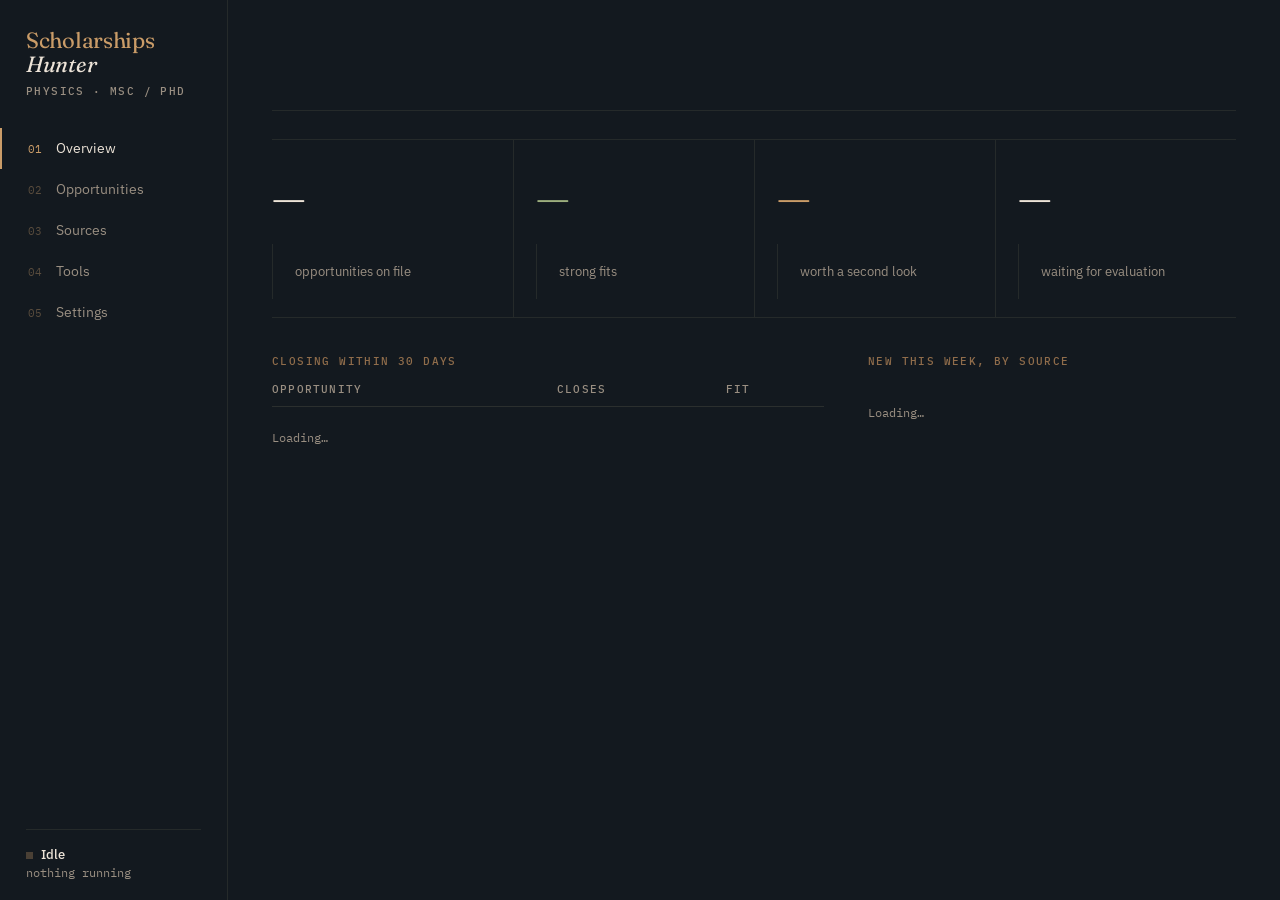
<file: src/desktop/ui/index.html>
<!doctype html>
<html lang="en">
<head>
<meta charset="utf-8">
<meta name="viewport" content="width=device-width, initial-scale=1">
<title>Scholarships Hunter</title>
<link rel="preconnect" href="https://fonts.googleapis.com">
<link href="https://fonts.googleapis.com/css2?family=Fraunces:opsz,wght@9..144,400;9..144,600&family=IBM+Plex+Sans:wght@400;500;600&family=IBM+Plex+Mono:wght@400;500&display=swap" rel="stylesheet">
<link rel="stylesheet" href="styles.css">
</head>
<body>
<nav>
  <div class="brand"><div class="mark">Scholarships<br><em>Hunter</em></div><small>Physics · MSc / PhD</small></div>
  <button class="active" data-v="dash"><span>01</span>Overview</button>
  <button data-v="opps"><span>02</span>Opportunities</button>
  <button data-v="runs"><span>03</span>Sources</button>
  <button data-v="tools"><span>04</span>Tools</button>
  <button data-v="settings"><span>05</span>Settings</button>
  <div class="spacer"></div>
  <div class="status"><b><span class="pulse idle" id="pulse"></span><span id="st-name">Idle</span></b><span id="st-meta">nothing running</span></div>
</nav>

<main>
<!-- OVERVIEW -->
<section class="view active" id="dash">
  <header class="page">
    <div><div class="kicker" id="dash-kicker">&nbsp;</div><h1 id="dash-title">&nbsp;</h1></div>
    <div class="meta" id="dash-meta"></div>
  </header>
  <p class="errline" id="err-dash" hidden></p>
  <div class="figures">
    <div><div class="n" id="fig-total">—</div><div class="l">opportunities on file</div></div>
    <div><div class="n fit" id="fig-fit">—</div><div class="l">strong fits</div></div>
    <div><div class="n maybe" id="fig-maybe">—</div><div class="l">worth a second look</div></div>
    <div><div class="n" id="fig-backlog">—</div><div class="l">waiting for evaluation</div></div>
  </div>
  <div class="cols">
    <div>
      <h2>Closing within 30 days</h2>
      <table><thead><tr><th>Opportunity</th><th>Closes</th><th>Fit</th></tr></thead>
        <tbody id="closing-body"><tr><td colspan="3" class="empty">Loading…</td></tr></tbody>
      </table>
    </div>
    <div>
      <h2>New this week, by source</h2>
      <table class="yield"><tbody id="yield-body"><tr><td class="empty">Loading…</td></tr></tbody></table>
    </div>
  </div>
</section>

<!-- OPPORTUNITIES -->
<section class="view" id="opps">
  <header class="page">
    <div><div class="kicker">scholarships_tracker.xlsx · read only</div><h1>Opportunities</h1></div>
    <div class="meta" id="opps-meta"></div>
  </header>
  <p class="errline" id="err-opps" hidden></p>
  <div class="filters">
    <input id="f-q" placeholder="Search title, institution, field" aria-label="Search">
    <select id="f-tier" aria-label="Fit">
      <option value="">Every fit</option>
      <option value="fit">Strong fit</option>
      <option value="maybe">Second look</option>
      <option value="no">Not a fit</option>
    </select>
    <select id="f-funding" aria-label="Funding">
      <option value="">Any funding</option>
      <option value="full">Fully funded</option>
      <option value="partial">Partial</option>
    </select>
    <select id="f-level" aria-label="Level">
      <option value="">Any level</option>
      <option value="masters">MSc</option>
      <option value="phd">PhD</option>
      <option value="internship">Fellowship / internship</option>
      <option value="school">School / diploma</option>
    </select>
    <select id="f-sort" aria-label="Sort">
      <option value="deadline">Closing soonest</option>
      <option value="score">Highest fit</option>
      <option value="newest">Newest</option>
    </select>
  </div>
  <div class="split">
    <table class="list">
      <thead><tr><th>Fit</th><th>Opportunity</th><th>Where</th><th>Closes</th></tr></thead>
      <tbody id="opps-body"><tr><td colspan="4" class="empty">Loading…</td></tr></tbody>
    </table>
    <aside class="detail" id="detail">
      <p class="empty" id="detail-empty">Select an opportunity to see its details.</p>
      <div id="detail-body" hidden>
        <span class="score" id="d-score"></span>
        <h3 id="d-title"></h3>
        <div class="dim" id="d-inst"></div>
        <dl>
          <dt>Level</dt><dd id="d-level"></dd>
          <dt>Funding</dt><dd id="d-funding"></dd>
          <dt>Closes</dt><dd id="d-closes"></dd>
          <dt>Fields</dt><dd id="d-fields"></dd>
          <dt>Source</dt><dd id="d-source"></dd>
        </dl>
        <h2>Why it fits</h2>
        <p class="quote" id="d-why"></p>
        <h2>To prepare</h2>
        <ol id="d-prep"></ol>
        <div class="actions">
          <button class="btn" id="d-open">Open application</button>
          <button class="btn line" id="d-reeval">Re-evaluate</button>
        </div>
      </div>
    </aside>
  </div>
</section>

<!-- SOURCES -->
<section class="view" id="runs">
  <header class="page">
    <div><div class="kicker" id="runs-kicker">&nbsp;</div><h1>Sources</h1></div>
    <div class="topactions">
      <button class="btn line" id="btn-deep">Deep evaluator</button>
      <button class="btn line" id="btn-backlog">Process backlog</button>
      <button class="btn" id="btn-all">Run everything</button>
    </div>
  </header>
  <p class="errline" id="err-runs" hidden></p>
  <table class="ledger">
    <thead><tr><th>Source</th><th>Method</th><th>Last run</th><th>New</th><th>State</th><th></th></tr></thead>
    <tbody id="ledger-body"><tr><td colspan="6" class="empty">Loading…</td></tr></tbody>
  </table>
  <div class="log" id="log"><div class="empty" id="log-empty">No output yet. Run a source to see its log here.</div></div>
</section>

<!-- TOOLS -->
<section class="view" id="tools">
  <header class="page"><div><div class="kicker">Utilities</div><h1>Tools</h1></div></header>
  <p class="errline" id="err-tools" hidden></p>
  <div class="tools">
    <div class="tool">
      <h3>Evaluate a link</h3>
      <p>Paste any scholarship page and get a fit score in a few seconds.</p>
      <div class="row"><input id="tool-url" placeholder="https://" aria-label="Scholarship link"><button class="btn" id="tool-eval">Evaluate</button></div>
    </div>
    <div class="tool">
      <h3>Sign-in browser</h3>
      <p>Opens the shared browser profile so you can log in to WhatsApp and the portals.</p>
      <button class="btn line" id="tool-login">Open browser</button>
    </div>
    <div class="tool">
      <h3>Tidy the tracker</h3>
      <p>Removes duplicate rows and repairs formatting in the Excel file.</p>
      <button class="btn line" id="tool-clean">Run cleaner</button>
    </div>
    <div class="tool">
      <h3>Open in Excel</h3>
      <p>scholarships_tracker.xlsx, as it is right now.</p>
      <button class="btn line" id="tool-open">Open file</button>
    </div>
  </div>
</section>

<!-- SETTINGS -->
<section class="view" id="settings">
  <header class="page"><div><div class="kicker">Read from .env · keys never shown</div><h1>Settings</h1></div></header>
  <p class="errline" id="err-settings" hidden></p>
  <div class="narrow">
    <div class="section">
      <h2>Model keys</h2>
      <table>
        <thead><tr><th>Key</th><th>Provider</th><th>State</th></tr></thead>
        <tbody id="keys-body"><tr><td colspan="3" class="empty">Loading…</td></tr></tbody>
      </table>
      <div class="filters">
        <button class="btn line" id="btn-check-keys">Check keys</button>
        <span class="empty" id="keys-checked">Not checked yet. Checking sends one list-models request per key.</span>
      </div>
    </div>
    <div class="section">
      <h2>Daily sweep</h2>
      <div class="filters">
        <select id="daily-state" aria-label="Daily sweep"><option value="on">On</option><option value="off">Off</option></select>
        <input id="daily-time" type="time" value="07:00" aria-label="Daily sweep time">
        <button class="btn line" id="btn-daily-save">Save schedule</button>
        <button class="btn line" id="btn-daily">Run now</button>
      </div>
      <p class="empty" id="daily-note"></p>
    </div>
  </div>
</section>
</main>

<script src="http-bridge.js"></script>
<script src="app.js"></script>
</body>
</html>
</file>
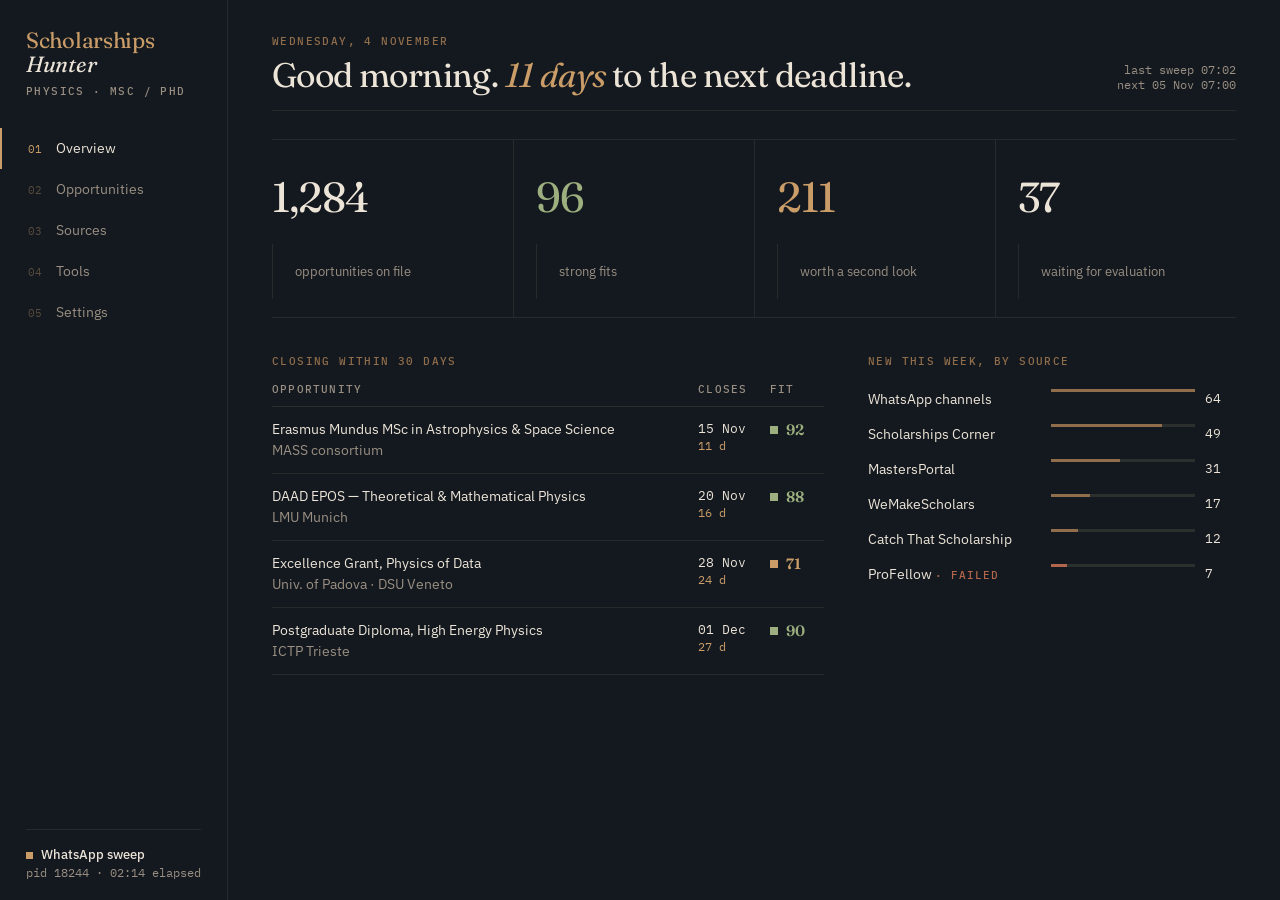
<file: docs/design/desktop-mockup.html>
<!doctype html>
<html lang="en">
<head>
<meta charset="utf-8">
<meta name="viewport" content="width=device-width, initial-scale=1">
<title>Scholarships Hunter</title>
<link rel="preconnect" href="https://fonts.googleapis.com">
<link href="https://fonts.googleapis.com/css2?family=Fraunces:opsz,wght@9..144,400;9..144,600&family=IBM+Plex+Sans:wght@400;500;600&family=IBM+Plex+Mono:wght@400;500&display=swap" rel="stylesheet">
<style>
:root{
  /* palette */
  --styx:#13191F;      /* page */
  --carbon:#2B2F2E;    /* surfaces, rules */
  --tea:#594C3D;       /* quiet accents, borders on hover */
  --wood:#906D4B;      /* secondary text accent */
  --amber:#CA9C68;     /* primary accent */
  --ink:#EDE4D8;       /* body text, warm off-white */
  --dim:#9A8F82;       /* muted text */
  --rule:#252A2A;
  /* match tiers, pulled into the same earth range */
  --fit:#9DAF7E;  --maybe:#CA9C68;  --no:#B4664C;
  --serif:"Fraunces",Georgia,serif;
  --sans:"IBM Plex Sans","Segoe UI",sans-serif;
  --mono:"IBM Plex Mono",Consolas,monospace;
}
*{box-sizing:border-box}
body{margin:0;background:var(--styx);color:var(--ink);font:14px/1.5 var(--sans);height:100vh;display:flex;overflow:hidden}
::selection{background:var(--tea)}

/* sidebar */
nav{width:228px;flex:none;border-right:1px solid var(--rule);display:flex;flex-direction:column;padding:28px 0 20px}
.brand{padding:0 26px 30px}
.brand .mark{font-family:var(--serif);font-size:22px;line-height:1.1;color:var(--amber);letter-spacing:-.3px}
.brand .mark em{font-style:italic;color:var(--ink);font-weight:400}
.brand small{display:block;margin-top:8px;font:500 10.5px var(--mono);letter-spacing:1.4px;text-transform:uppercase;color:var(--dim)}
nav button{all:unset;cursor:pointer;display:flex;gap:14px;align-items:baseline;padding:10px 26px;color:var(--dim);border-left:2px solid transparent;transition:color .15s}
nav button span{font:11px var(--mono);color:var(--tea)}
nav button:hover{color:var(--ink)}
nav button.active{color:var(--ink);border-left-color:var(--amber)}
nav button.active span{color:var(--amber)}
nav .spacer{flex:1}
.status{margin:0 26px;padding-top:16px;border-top:1px solid var(--rule);font:12px var(--mono);color:var(--dim)}
.status b{display:block;color:var(--ink);font:500 13px var(--sans);margin-bottom:2px}
.pulse{display:inline-block;width:7px;height:7px;background:var(--amber);margin-right:8px;animation:p 1.6s infinite}
@keyframes p{50%{opacity:.25}}

/* page */
main{flex:1;overflow:auto;padding:34px 44px 48px}
.view{display:none}.view.active{display:block}
header.page{display:flex;justify-content:space-between;align-items:flex-end;border-bottom:1px solid var(--rule);padding-bottom:18px;margin-bottom:28px}
h1{font:400 34px/1 var(--serif);margin:0;letter-spacing:-.6px}
h1 i{color:var(--amber)}
.kicker{font:500 10.5px var(--mono);letter-spacing:1.4px;text-transform:uppercase;color:var(--wood);margin-bottom:10px}
.meta{font:12px var(--mono);color:var(--dim);text-align:right}
h2{font:500 10.5px var(--mono);letter-spacing:1.4px;text-transform:uppercase;color:var(--wood);margin:0 0 14px}

/* figures strip */
.figures{display:grid;grid-template-columns:repeat(4,1fr);border-top:1px solid var(--rule);border-bottom:1px solid var(--rule);margin-bottom:36px}
.figures div{padding:18px 22px;border-left:1px solid var(--rule)}
.figures div:first-child{border-left:0;padding-left:0}
.figures .n{font:400 42px/1 var(--serif);letter-spacing:-1px;font-variant-numeric:lining-nums tabular-nums}
.figures .l{font-size:12.5px;color:var(--dim);margin-top:8px}

.cols{display:grid;grid-template-columns:1.5fr 1fr;gap:44px}

/* tables */
table{width:100%;border-collapse:collapse}
th{text-align:left;font:500 10.5px var(--mono);letter-spacing:1.2px;text-transform:uppercase;color:var(--dim);padding:0 10px 10px 0;border-bottom:1px solid var(--carbon)}
td{padding:12px 10px 12px 0;border-bottom:1px solid var(--rule);vertical-align:top}
.dim{color:var(--dim)}
.mono{font-family:var(--mono);font-size:12.5px}
.score{font:600 15px var(--serif);display:inline-flex;align-items:center;gap:8px;font-variant-numeric:tabular-nums}
.score::before{content:"";width:8px;height:8px}
.fit::before{background:var(--fit)} .maybe::before{background:var(--maybe)} .no::before{background:var(--no)}
.fit{color:var(--fit)} .maybe{color:var(--maybe)} .no{color:var(--no)}
.list tbody tr{cursor:pointer}
.list tbody tr:hover td{background:#191F24}
.list tr.sel td{background:#1B2024}
.list tr.sel td:first-child{box-shadow:inset 2px 0 0 var(--amber)}
.list td:first-child,.list th:first-child{padding-left:12px}
.days{font:12px var(--mono);color:var(--amber)}

/* yield bars */
.yield td{border:0;padding:7px 10px 7px 0}
.bar{height:3px;background:var(--carbon)}
.bar i{display:block;height:100%;background:var(--wood)}
.bar i.bad{background:var(--no)}

/* controls */
.btn{all:unset;cursor:pointer;font:500 13px var(--sans);padding:8px 16px;background:var(--amber);color:var(--styx);transition:background .15s}
.btn:hover{background:#D9AE7E}
.btn.line{background:none;color:var(--ink);box-shadow:inset 0 0 0 1px var(--tea)}
.btn.line:hover{box-shadow:inset 0 0 0 1px var(--amber);color:var(--amber)}
.btn.sm{padding:5px 12px;font-size:12px}
input,select{background:transparent;border:0;border-bottom:1px solid var(--tea);color:var(--ink);font:inherit;padding:7px 2px;border-radius:0;outline:none}
input:focus,select:focus{border-bottom-color:var(--amber)}
select option{background:var(--styx)}
input::placeholder{color:var(--dim)}
.filters{display:flex;gap:22px;align-items:end;margin-bottom:22px}
.filters input{flex:1}

/* opportunities split */
.split{display:grid;grid-template-columns:1fr 380px;gap:36px}
.detail{border-left:1px solid var(--rule);padding-left:32px}
.detail h3{font:400 24px/1.2 var(--serif);margin:10px 0 6px;letter-spacing:-.3px}
.detail dl{display:grid;grid-template-columns:96px 1fr;gap:9px 12px;margin:22px 0 26px;font-size:13px}
.detail dt{font:11px var(--mono);letter-spacing:.8px;text-transform:uppercase;color:var(--dim);padding-top:2px}
.detail p{margin:0 0 22px;color:#D6CCBF;line-height:1.65}
.detail p.quote{font:italic 400 15px/1.55 var(--serif);color:var(--ink);border-left:2px solid var(--tea);padding-left:14px}
.detail ol{margin:0 0 26px;padding-left:18px;color:#D6CCBF}
.detail ol li{padding:3px 0}
.actions{display:flex;gap:10px}

/* sources ledger */
.ledger td{padding:16px 14px 16px 0;vertical-align:middle}
.ledger .name{font:500 15px var(--sans)}
.ledger .how{font:12px var(--mono);color:var(--dim)}
.state{font:500 11px var(--mono);letter-spacing:1px;text-transform:uppercase}
.state.ok{color:var(--fit)} .state.run{color:var(--amber)} .state.err{color:var(--no)}
.ledger input{width:48px;text-align:center}
.topactions{display:flex;gap:10px}
.log{margin-top:30px;background:#0E1317;border-top:1px solid var(--carbon);padding:16px 18px;font:12px/1.75 var(--mono);color:#B3A898;height:210px;overflow:auto}
.log .t{color:var(--tea)} .log .ok{color:var(--fit)} .log .warn{color:var(--amber)}

/* tools / settings */
.tools{display:grid;grid-template-columns:1fr 1fr;border-top:1px solid var(--rule)}
.tool{padding:26px 28px 28px 0;border-bottom:1px solid var(--rule)}
.tool:nth-child(even){padding-left:28px;border-left:1px solid var(--rule)}
.tool h3{font:400 21px var(--serif);margin:0 0 6px}
.tool p{color:var(--dim);margin:0 0 18px;font-size:13px}
.tool .row{display:flex;gap:14px;align-items:end}
.tool .row input{flex:1}
.narrow{max-width:680px}
.section{margin-bottom:40px}
</style>
</head>
<body>
<nav>
  <div class="brand"><div class="mark">Scholarships<br><em>Hunter</em></div><small>Physics · MSc / PhD</small></div>
  <button class="active" data-v="dash"><span>01</span>Overview</button>
  <button data-v="opps"><span>02</span>Opportunities</button>
  <button data-v="runs"><span>03</span>Sources</button>
  <button data-v="tools"><span>04</span>Tools</button>
  <button data-v="settings"><span>05</span>Settings</button>
  <div class="spacer"></div>
  <div class="status"><b><span class="pulse"></span>WhatsApp sweep</b>pid 18244 · 02:14 elapsed</div>
</nav>

<main>
<!-- OVERVIEW -->
<section class="view active" id="dash">
  <header class="page">
    <div><div class="kicker">Wednesday, 4 November</div><h1>Good morning. <i>11 days</i> to the next deadline.</h1></div>
    <div class="meta">last sweep 07:02<br>next 05 Nov 07:00</div>
  </header>
  <div class="figures">
    <div><div class="n">1,284</div><div class="l">opportunities on file</div></div>
    <div><div class="n fit">96</div><div class="l">strong fits</div></div>
    <div><div class="n maybe">211</div><div class="l">worth a second look</div></div>
    <div><div class="n">37</div><div class="l">waiting for evaluation</div></div>
  </div>
  <div class="cols">
    <div>
      <h2>Closing within 30 days</h2>
      <table><thead><tr><th>Opportunity</th><th>Closes</th><th>Fit</th></tr></thead><tbody>
        <tr><td>Erasmus Mundus MSc in Astrophysics &amp; Space Science<div class="dim">MASS consortium</div></td><td class="mono">15 Nov<div class="days">11 d</div></td><td><span class="score fit">92</span></td></tr>
        <tr><td>DAAD EPOS — Theoretical &amp; Mathematical Physics<div class="dim">LMU Munich</div></td><td class="mono">20 Nov<div class="days">16 d</div></td><td><span class="score fit">88</span></td></tr>
        <tr><td>Excellence Grant, Physics of Data<div class="dim">Univ. of Padova · DSU Veneto</div></td><td class="mono">28 Nov<div class="days">24 d</div></td><td><span class="score maybe">71</span></td></tr>
        <tr><td>Postgraduate Diploma, High Energy Physics<div class="dim">ICTP Trieste</div></td><td class="mono">01 Dec<div class="days">27 d</div></td><td><span class="score fit">90</span></td></tr>
      </tbody></table>
    </div>
    <div>
      <h2>New this week, by source</h2>
      <table class="yield"><tbody>
        <tr><td>WhatsApp channels</td><td style="width:42%"><div class="bar"><i style="width:100%"></i></div></td><td class="mono">64</td></tr>
        <tr><td>Scholarships Corner</td><td><div class="bar"><i style="width:77%"></i></div></td><td class="mono">49</td></tr>
        <tr><td>MastersPortal</td><td><div class="bar"><i style="width:48%"></i></div></td><td class="mono">31</td></tr>
        <tr><td>WeMakeScholars</td><td><div class="bar"><i style="width:27%"></i></div></td><td class="mono">17</td></tr>
        <tr><td>Catch That Scholarship</td><td><div class="bar"><i style="width:19%"></i></div></td><td class="mono">12</td></tr>
        <tr><td>ProFellow <span class="state err">· failed</span></td><td><div class="bar"><i class="bad" style="width:11%"></i></div></td><td class="mono">7</td></tr>
      </tbody></table>
    </div>
  </div>
</section>

<!-- OPPORTUNITIES -->
<section class="view" id="opps">
  <header class="page">
    <div><div class="kicker">scholarships_tracker.xlsx · read only</div><h1>Opportunities</h1></div>
    <div class="meta">1,284 rows<br>showing 6</div>
  </header>
  <div class="filters">
    <input placeholder="Search title, institution, field">
    <select><option>Every fit</option><option>Strong fit</option><option>Second look</option><option>Not a fit</option></select>
    <select><option>Any funding</option><option>Fully funded</option><option>Partial</option></select>
    <select><option>Any level</option><option>MSc</option><option>PhD</option><option>Fellowship</option></select>
    <select><option>Closing soonest</option><option>Highest fit</option><option>Newest</option></select>
  </div>
  <div class="split">
    <table class="list"><thead><tr><th>Fit</th><th>Opportunity</th><th>Where</th><th>Closes</th></tr></thead><tbody>
      <tr class="sel"><td><span class="score fit">92</span></td><td>Erasmus Mundus MSc in Astrophysics &amp; Space Science</td><td class="dim">EU consortium</td><td class="mono">15 Nov</td></tr>
      <tr><td><span class="score fit">90</span></td><td>Postgraduate Diploma, High Energy Physics</td><td class="dim">ICTP · Italy</td><td class="mono">01 Dec</td></tr>
      <tr><td><span class="score fit">88</span></td><td>DAAD EPOS — Theoretical &amp; Mathematical Physics</td><td class="dim">LMU · Germany</td><td class="mono">20 Nov</td></tr>
      <tr><td><span class="score maybe">71</span></td><td>Excellence Grant, Physics of Data</td><td class="dim">Padova · Italy</td><td class="mono">28 Nov</td></tr>
      <tr><td><span class="score maybe">64</span></td><td>Plasma Physics PhD Studentship</td><td class="dim">York · UK</td><td class="mono">10 Jan</td></tr>
      <tr><td><span class="score no">18</span></td><td>MBA Leadership Scholarship</td><td class="dim">IE · Spain</td><td class="mono">12 Dec</td></tr>
    </tbody></table>
    <aside class="detail">
      <span class="score fit">92 · strong fit</span>
      <h3>Erasmus Mundus MSc in Astrophysics &amp; Space Science</h3>
      <div class="dim">Belgrade · Rome · Nice · Tartu</div>
      <dl>
        <dt>Level</dt><dd>MSc, two years</dd>
        <dt>Funding</dt><dd>Full — €1,400 / month plus travel</dd>
        <dt>Closes</dt><dd>15 Nov 2026 <span class="days">· 11 days</span></dd>
        <dt>Fields</dt><dd>Astrophysics, cosmology</dd>
        <dt>Source</dt><dd>WhatsApp · Erasmus+ channel</dd>
      </dl>
      <h2>Why it fits</h2>
      <p class="quote">Open to non-EU applicants including Egypt. Requires a BSc in Physics and matches the astrophysics track closely. IELTS 6.5.</p>
      <h2>To prepare</h2>
      <ol><li>Two recommendation letters</li><li>Motivation letter, two pages at most</li><li>IELTS certificate</li></ol>
      <div class="actions"><button class="btn">Open application</button><button class="btn line">Re-evaluate</button></div>
    </aside>
  </div>
</section>

<!-- SOURCES -->
<section class="view" id="runs">
  <header class="page">
    <div><div class="kicker">8 sources · 1 running</div><h1>Sources</h1></div>
    <div class="topactions"><button class="btn line">Deep evaluator</button><button class="btn line">Process backlog · 37</button><button class="btn">Run everything</button></div>
  </header>
  <table class="ledger"><thead><tr><th>Source</th><th>Method</th><th>Last run</th><th>New</th><th>State</th><th></th></tr></thead><tbody>
    <tr><td class="name">WhatsApp channels</td><td class="how">6 channels · <input value="25"> msgs each</td><td class="mono">running</td><td class="mono">—</td><td class="state run">Running</td><td><button class="btn line sm">Stop</button></td></tr>
    <tr><td class="name">Catch That Scholarship</td><td class="how">JSON feed</td><td class="mono">07:04</td><td class="mono">12</td><td class="state ok">OK</td><td><button class="btn line sm">Run</button></td></tr>
    <tr><td class="name">GradSchoolShopper</td><td class="how">AIP directory</td><td class="mono">07:05</td><td class="mono">3</td><td class="state ok">OK</td><td><button class="btn line sm">Run</button></td></tr>
    <tr><td class="name">ProFellow</td><td class="how">browser · Cloudflare check blocked</td><td class="mono">07:09</td><td class="mono">0</td><td class="state err">Failed</td><td><button class="btn line sm">Retry</button></td></tr>
    <tr><td class="name">WeMakeScholars</td><td class="how">browser · paginated</td><td class="mono">07:12</td><td class="mono">17</td><td class="state ok">OK</td><td><button class="btn line sm">Run</button></td></tr>
    <tr><td class="name">Scholarships Corner</td><td class="how">WordPress API</td><td class="mono">07:13</td><td class="mono">49</td><td class="state ok">OK</td><td><button class="btn line sm">Run</button></td></tr>
    <tr><td class="name">MastersPortal</td><td class="how">browser · physics &amp; astronomy</td><td class="mono">07:20</td><td class="mono">31</td><td class="state ok">OK</td><td><button class="btn line sm">Run</button></td></tr>
    <tr><td class="name">Hussain Silat</td><td class="how">67 Italian universities · DSU</td><td class="mono">07:21</td><td class="mono">2</td><td class="state ok">OK</td><td><button class="btn line sm">Run</button></td></tr>
  </tbody></table>
  <div class="log">
    <span class="t">07:31:02</span>  whatsapp  opening persistent session<br>
    <span class="t">07:31:09</span>  whatsapp  <span class="ok">Erasmus+ — 25 messages read</span><br>
    <span class="t">07:31:15</span>  dedup     19 already seen, 6 queued<br>
    <span class="t">07:31:16</span>  groq#2    evaluating "Erasmus Mundus MSc in Astrophysics…"<br>
    <span class="t">07:31:18</span>  groq#2    <span class="warn">429 rate limited, switching to gemini#1</span><br>
    <span class="t">07:31:20</span>  tracker   <span class="ok">scored 92, row written</span>
  </div>
</section>

<!-- TOOLS -->
<section class="view" id="tools">
  <header class="page"><div><div class="kicker">Utilities</div><h1>Tools</h1></div></header>
  <div class="tools">
    <div class="tool"><h3>Evaluate a link</h3><p>Paste any scholarship page and get a fit score in a few seconds.</p><div class="row"><input placeholder="https://"><button class="btn">Evaluate</button></div></div>
    <div class="tool"><h3>Sign-in browser</h3><p>Opens the shared browser profile so you can log in to WhatsApp and the portals.</p><button class="btn line">Open browser</button></div>
    <div class="tool"><h3>Tidy the tracker</h3><p>Removes duplicate rows and repairs formatting in the Excel file.</p><button class="btn line">Run cleaner</button></div>
    <div class="tool"><h3>Open in Excel</h3><p>scholarships_tracker.xlsx, as it is right now.</p><button class="btn line">Open file</button></div>
  </div>
</section>

<!-- SETTINGS -->
<section class="view" id="settings">
  <header class="page"><div><div class="kicker">Read from .env · keys never shown</div><h1>Settings</h1></div></header>
  <div class="narrow">
    <div class="section"><h2>Model keys</h2>
      <table><thead><tr><th>Key</th><th>Provider</th><th>State</th></tr></thead><tbody>
        <tr><td class="mono">gsk_····a91f</td><td>Groq</td><td class="state ok">Healthy</td></tr>
        <tr><td class="mono">gsk_····77c2</td><td>Groq</td><td class="state run">Rate limited</td></tr>
        <tr><td class="mono">AIza····Q3k</td><td>Gemini</td><td class="state ok">Healthy</td></tr>
      </tbody></table></div>
    <div class="section"><h2>Daily sweep</h2>
      <div class="filters"><select><option>On, every day at 07:00</option><option>Off</option></select><button class="btn line">Run now</button></div></div>
  </div>
</section>
</main>
<script>
document.querySelectorAll('nav button').forEach(b=>b.onclick=()=>{
  document.querySelectorAll('nav button,.view').forEach(e=>e.classList.remove('active'));
  b.classList.add('active');document.getElementById(b.dataset.v).classList.add('active');
});
</script>
</body>
</html>
</file>
<file: src/desktop/ui/styles.css>
/* Scholarships Hunter desktop UI. Palette, type and layout are carried over
   unchanged from docs/design/desktop-mockup.html; the extra rules at the bottom
   only add the empty, loading and error states. */

:root{
  /* palette */
  --styx:#13191F;      /* page */
  --carbon:#2B2F2E;    /* surfaces, rules */
  --tea:#594C3D;       /* quiet accents, borders on hover */
  --wood:#906D4B;      /* secondary text accent */
  --amber:#CA9C68;     /* primary accent */
  --ink:#EDE4D8;       /* body text, warm off-white */
  --dim:#9A8F82;       /* muted text */
  --rule:#252A2A;
  /* match tiers, pulled into the same earth range */
  --fit:#9DAF7E;  --maybe:#CA9C68;  --no:#B4664C;
  --serif:"Fraunces",Georgia,serif;
  --sans:"IBM Plex Sans","Segoe UI",sans-serif;
  --mono:"IBM Plex Mono",Consolas,monospace;
}
*{box-sizing:border-box}
[hidden]{display:none!important}
body{margin:0;background:var(--styx);color:var(--ink);font:14px/1.5 var(--sans);height:100vh;display:flex;overflow:hidden}
::selection{background:var(--tea)}

/* sidebar */
nav{width:228px;flex:none;border-right:1px solid var(--rule);display:flex;flex-direction:column;padding:28px 0 20px}
.brand{padding:0 26px 30px}
.brand .mark{font-family:var(--serif);font-size:22px;line-height:1.1;color:var(--amber);letter-spacing:-.3px}
.brand .mark em{font-style:italic;color:var(--ink);font-weight:400}
.brand small{display:block;margin-top:8px;font:500 10.5px var(--mono);letter-spacing:1.4px;text-transform:uppercase;color:var(--dim)}
nav button{all:unset;cursor:pointer;display:flex;gap:14px;align-items:baseline;padding:10px 26px;color:var(--dim);border-left:2px solid transparent;transition:color .15s}
nav button span{font:11px var(--mono);color:var(--tea)}
nav button:hover{color:var(--ink)}
nav button.active{color:var(--ink);border-left-color:var(--amber)}
nav button.active span{color:var(--amber)}
nav button:focus-visible{outline:1px solid var(--amber);outline-offset:-1px}
nav .spacer{flex:1}
.status{margin:0 26px;padding-top:16px;border-top:1px solid var(--rule);font:12px var(--mono);color:var(--dim)}
.status b{display:block;color:var(--ink);font:500 13px var(--sans);margin-bottom:2px}
.pulse{display:inline-block;width:7px;height:7px;background:var(--amber);margin-right:8px;animation:p 1.6s infinite}
.pulse.idle{animation:none;opacity:.3}
@keyframes p{50%{opacity:.25}}

/* page */
main{flex:1;overflow:auto;padding:34px 44px 48px}
.view{display:none}.view.active{display:block}
header.page{display:flex;justify-content:space-between;align-items:flex-end;border-bottom:1px solid var(--rule);padding-bottom:18px;margin-bottom:28px}
h1{font:400 34px/1 var(--serif);margin:0;letter-spacing:-.6px}
h1 i{color:var(--amber)}
.kicker{font:500 10.5px var(--mono);letter-spacing:1.4px;text-transform:uppercase;color:var(--wood);margin-bottom:10px}
.meta{font:12px var(--mono);color:var(--dim);text-align:right}
h2{font:500 10.5px var(--mono);letter-spacing:1.4px;text-transform:uppercase;color:var(--wood);margin:0 0 14px}

/* figures strip */
.figures{display:grid;grid-template-columns:repeat(4,1fr);border-top:1px solid var(--rule);border-bottom:1px solid var(--rule);margin-bottom:36px}
.figures div{padding:18px 22px;border-left:1px solid var(--rule)}
.figures div:first-child{border-left:0;padding-left:0}
.figures .n{font:400 42px/1 var(--serif);letter-spacing:-1px;font-variant-numeric:lining-nums tabular-nums}
.figures .l{font-size:12.5px;color:var(--dim);margin-top:8px}

.cols{display:grid;grid-template-columns:1.5fr 1fr;gap:44px}

/* tables */
table{width:100%;border-collapse:collapse}
th{text-align:left;font:500 10.5px var(--mono);letter-spacing:1.2px;text-transform:uppercase;color:var(--dim);padding:0 10px 10px 0;border-bottom:1px solid var(--carbon)}
td{padding:12px 10px 12px 0;border-bottom:1px solid var(--rule);vertical-align:top}
.dim{color:var(--dim)}
.mono{font-family:var(--mono);font-size:12.5px}
.score{font:600 15px var(--serif);display:inline-flex;align-items:center;gap:8px;font-variant-numeric:tabular-nums}
.score::before{content:"";width:8px;height:8px}
.fit::before{background:var(--fit)} .maybe::before{background:var(--maybe)} .no::before{background:var(--no)}
.fit{color:var(--fit)} .maybe{color:var(--maybe)} .no{color:var(--no)}
.score.none{color:var(--dim)} .score.none::before{background:var(--tea)}
.list tbody tr{cursor:pointer}
.list tbody tr:hover td{background:#191F24}
.list tr.sel td{background:#1B2024}
.list tr.sel td:first-child{box-shadow:inset 2px 0 0 var(--amber)}
.list td:first-child,.list th:first-child{padding-left:12px}
.list tbody tr:focus{outline:none}
.list tbody tr:focus-visible td{background:#191F24}
.days{font:12px var(--mono);color:var(--amber)}

/* yield bars */
.yield td{border:0;padding:7px 10px 7px 0}
.bar{height:3px;background:var(--carbon)}
.bar i{display:block;height:100%;background:var(--wood)}
.bar i.bad{background:var(--no)}

/* controls */
.btn{all:unset;cursor:pointer;font:500 13px var(--sans);padding:8px 16px;background:var(--amber);color:var(--styx);transition:background .15s}
.btn:hover{background:#D9AE7E}
.btn.line{background:none;color:var(--ink);box-shadow:inset 0 0 0 1px var(--tea)}
.btn.line:hover{box-shadow:inset 0 0 0 1px var(--amber);color:var(--amber)}
.btn.sm{padding:5px 12px;font-size:12px}
.btn:disabled{opacity:.35;cursor:default}
.btn:disabled:hover{background:var(--amber)}
.btn.line:disabled:hover{box-shadow:inset 0 0 0 1px var(--tea);color:var(--ink)}
input,select{background:transparent;border:0;border-bottom:1px solid var(--tea);color:var(--ink);font:inherit;padding:7px 2px;border-radius:0;outline:none}
input:focus,select:focus{border-bottom-color:var(--amber)}
select:disabled{color:var(--dim);border-bottom-color:var(--carbon)}
select option{background:var(--styx)}
input::placeholder{color:var(--dim)}
button:focus-visible,input:focus-visible,select:focus-visible{outline:1px solid var(--amber);outline-offset:2px}
.filters{display:flex;gap:22px;align-items:end;margin-bottom:22px}
.filters input{flex:1}

/* opportunities split */
.split{display:grid;grid-template-columns:1fr 380px;gap:36px}
.detail{border-left:1px solid var(--rule);padding-left:32px}
.detail h3{font:400 24px/1.2 var(--serif);margin:10px 0 6px;letter-spacing:-.3px}
.detail dl{display:grid;grid-template-columns:96px 1fr;gap:9px 12px;margin:22px 0 26px;font-size:13px}
.detail dt{font:11px var(--mono);letter-spacing:.8px;text-transform:uppercase;color:var(--dim);padding-top:2px}
dd{margin:0}
.detail p{margin:0 0 22px;color:#D6CCBF;line-height:1.65}
.detail p.empty{color:var(--dim);font:12px/1.5 var(--mono)}
.detail p.quote{font:italic 400 15px/1.55 var(--serif);color:var(--ink);border-left:2px solid var(--tea);padding-left:14px}
.detail p.quote.dim{color:var(--dim)}
.detail ol{margin:0 0 26px;padding-left:18px;color:#D6CCBF}
.detail ol li{padding:3px 0}
.actions{display:flex;gap:10px}

/* sources ledger */
.ledger td{padding:16px 14px 16px 0;vertical-align:middle}
.ledger .name{font:500 15px var(--sans)}
.ledger .how{font:12px var(--mono);color:var(--dim)}
.ledger .args{display:flex;flex-wrap:wrap;gap:6px 16px;margin-top:6px}
.arg{display:inline-flex;align-items:center;gap:6px;font:12px var(--mono);color:var(--dim)}
.state{font:500 11px var(--mono);letter-spacing:1px;text-transform:uppercase}
.state.ok{color:var(--fit)} .state.run{color:var(--amber)} .state.err{color:var(--no)} .state.dim{color:var(--dim)}
.ledger input{width:48px;text-align:center}
.ledger input.wide{width:150px;text-align:left}
.topactions{display:flex;gap:10px}
.log{margin-top:30px;background:#0E1317;border-top:1px solid var(--carbon);padding:16px 18px;font:12px/1.75 var(--mono);color:#B3A898;height:210px;overflow:auto}
.log .t{color:var(--tea)} .log .ok{color:var(--fit)} .log .warn{color:var(--amber)} .log .err{color:var(--no)}
.log .ln{white-space:pre-wrap}
.log .task{display:inline-block;width:9ch}
.log .empty{color:var(--dim)}

/* tools / settings */
.tools{display:grid;grid-template-columns:1fr 1fr;border-top:1px solid var(--rule)}
.tool{padding:26px 28px 28px 0;border-bottom:1px solid var(--rule)}
.tool:nth-child(even){padding-left:28px;border-left:1px solid var(--rule)}
.tool h3{font:400 21px var(--serif);margin:0 0 6px}
.tool p{color:var(--dim);margin:0 0 18px;font-size:13px}
.tool .row{display:flex;gap:14px;align-items:end}
.tool .row input{flex:1}
.narrow{max-width:680px}
.section{margin-bottom:40px}

/* empty, loading and error states */
.empty{font:12px/1.5 var(--mono);color:var(--dim)}
td.empty{padding:22px 0;border-bottom:0}
.errline{font:12px/1.5 var(--mono);color:var(--no);margin:0 0 22px}
</file>
